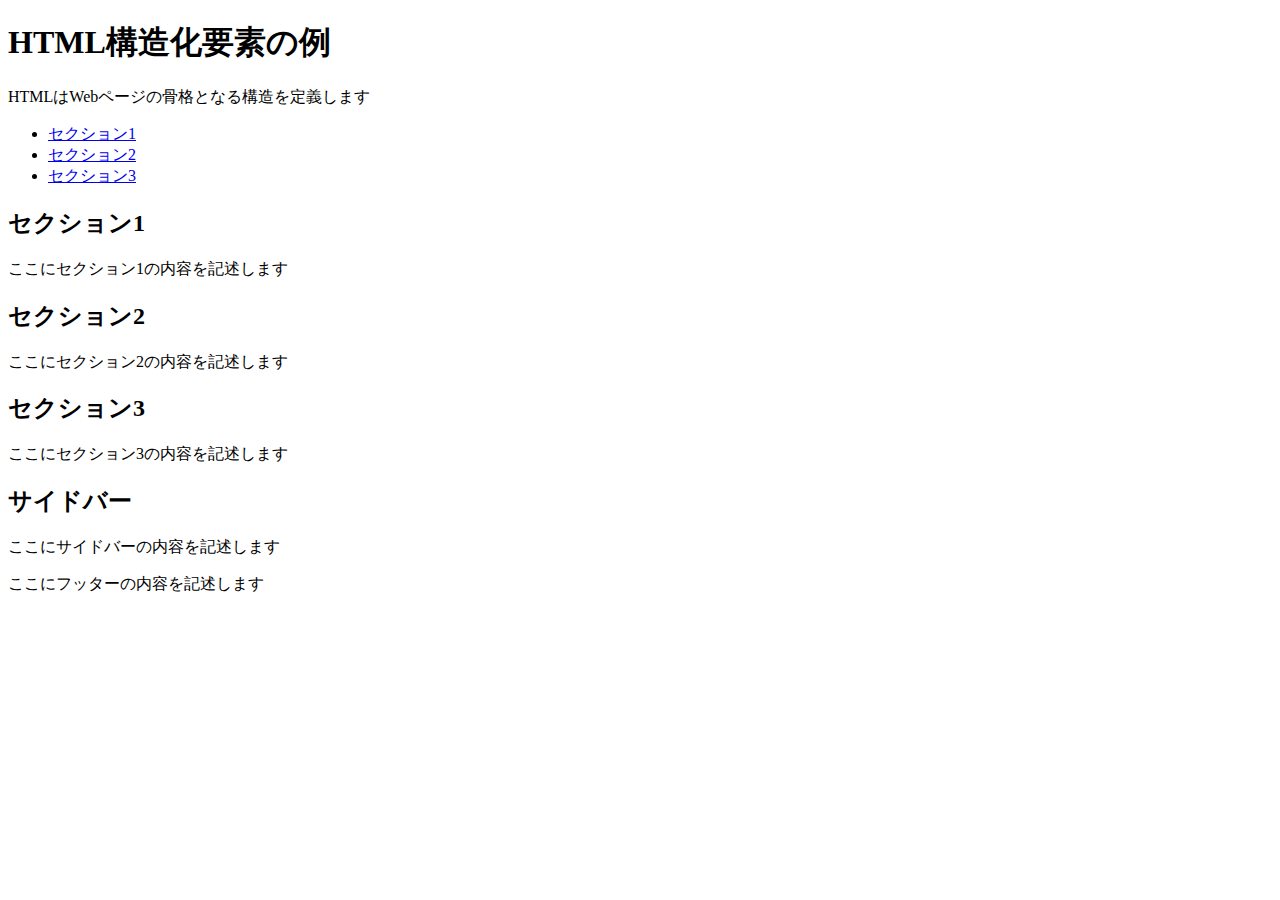
<file: part1-HTML/index.html>
<!DOCTYPE html>
<html lang="ja">
  <head>
    <meta charset="UTF-8" />
    <meta name="viewport" content="width=device-width, initial-scale=1.0" />
    <title>HTML構造化要素の学習</title>
  </head>
  <body>
    <header>
      <h1>HTML構造化要素の例</h1>
      <p>HTMLはWebページの骨格となる構造を定義します</p>
      <nav>
        <ul>
          <li><a href="#section1">セクション1</a></li>
          <li><a href="#section2">セクション2</a></li>
          <li><a href="#section3">セクション3</a></li>
        </ul>
      </nav>
    </header>
    <main>
      <section id="section1">
        <h2>セクション1</h2>
        <p>ここにセクション1の内容を記述します</p>
      </section>
      <section id="section2">
        <h2>セクション2</h2>
        <p>ここにセクション2の内容を記述します</p>
      </section>
      <section id="section3">
        <h2>セクション3</h2>
        <p>ここにセクション3の内容を記述します</p>
      </section>
    </main>

    <aside>
      <h2>サイドバー</h2>
      <p>ここにサイドバーの内容を記述します</p>
    </aside>

    <footer>
      <p>ここにフッターの内容を記述します</p>
    </footer>
  </body>
</html>
</file>
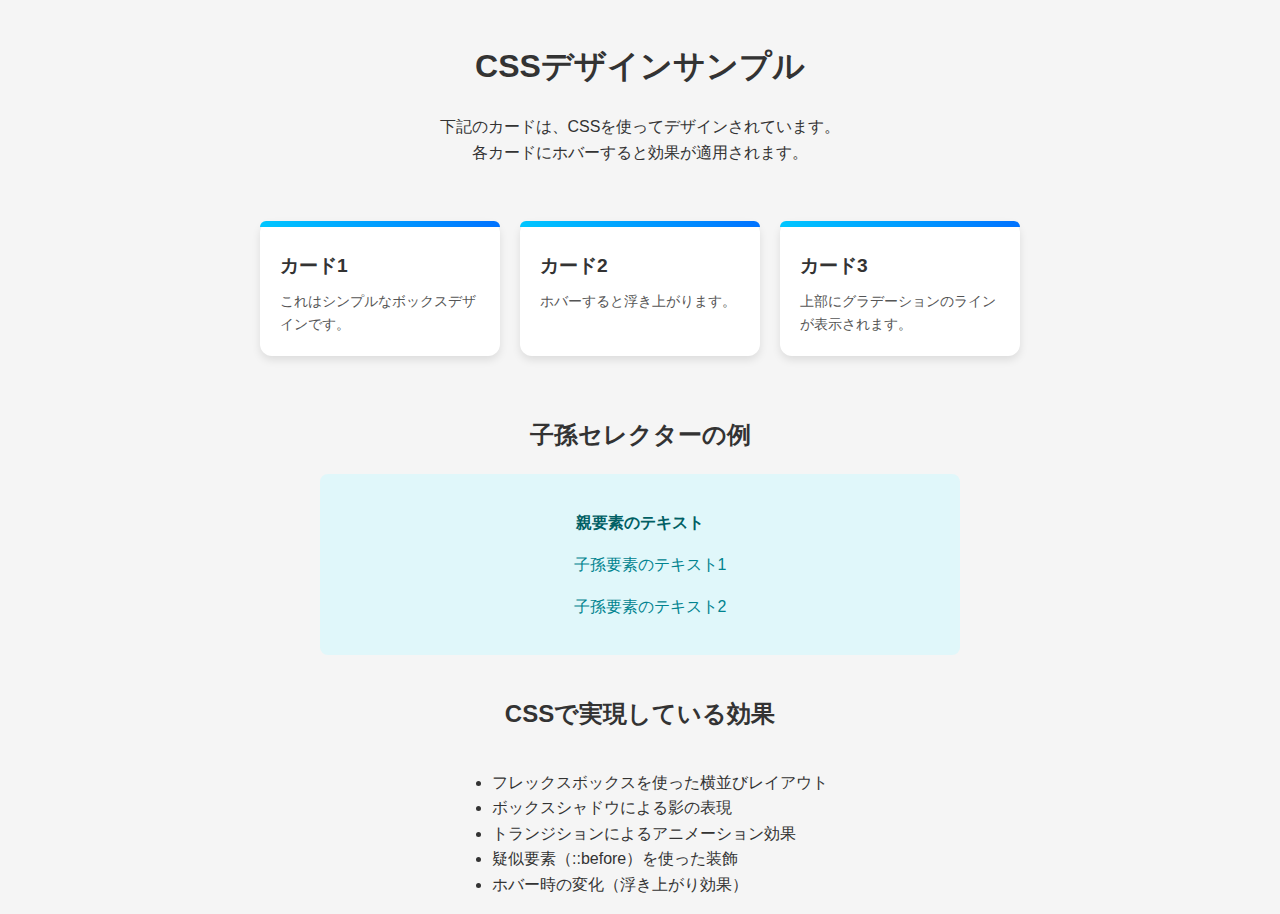
<file: part2-CSS/index.html>
<!DOCTYPE html>
<html lang="ja">
  <head>
    <meta charset="UTF-8" />
    <title>CSSデザインサンプル</title>
    <link href="./style.css" rel="stylesheet" />
  </head>
  <body>
    <div style="text-align: center; padding: 20px 0">
      <h1>CSSデザインサンプル</h1>
      <p>
        下記のカードは、CSSを使ってデザインされています。<br />各カードにホバーすると効果が適用されます。
      </p>
    </div>
    <div class="container">
      <div class="card">
        <div class="card-title">カード1</div>
        <div class="card-text">これはシンプルなボックスデザインです。</div>
      </div>

      <div class="card">
        <div class="card-title">カード2</div>
        <div class="card-text">ホバーすると浮き上がります。</div>
      </div>

      <div class="card">
        <div class="card-title">カード3</div>
        <div class="card-text">上部にグラデーションのラインが表示されます。</div>
      </div>
    </div>
    <div style="text-align: center; margin-top: 40px; padding: 0 20px">
      <h2>子孫セレクターの例</h2>
      <div class="ancestor">
        <p>親要素のテキスト</p>
        <div class="descendant">
          <p>子孫要素のテキスト1</p>
          <p>子孫要素のテキスト2</p>
        </div>
      </div>
    </div>
    <div style="text-align: center; margin-top: 40px; padding: 0 20px">
      <h2>CSSで実現している効果</h2>
      <ul style="display: inline-block; text-align: left">
        <li>フレックスボックスを使った横並びレイアウト</li>
        <li>ボックスシャドウによる影の表現</li>
        <li>トランジションによるアニメーション効果</li>
        <li>疑似要素（::before）を使った装飾</li>
        <li>ホバー時の変化（浮き上がり効果）</li>
      </ul>
    </div>
  </body>
</html>
</file>
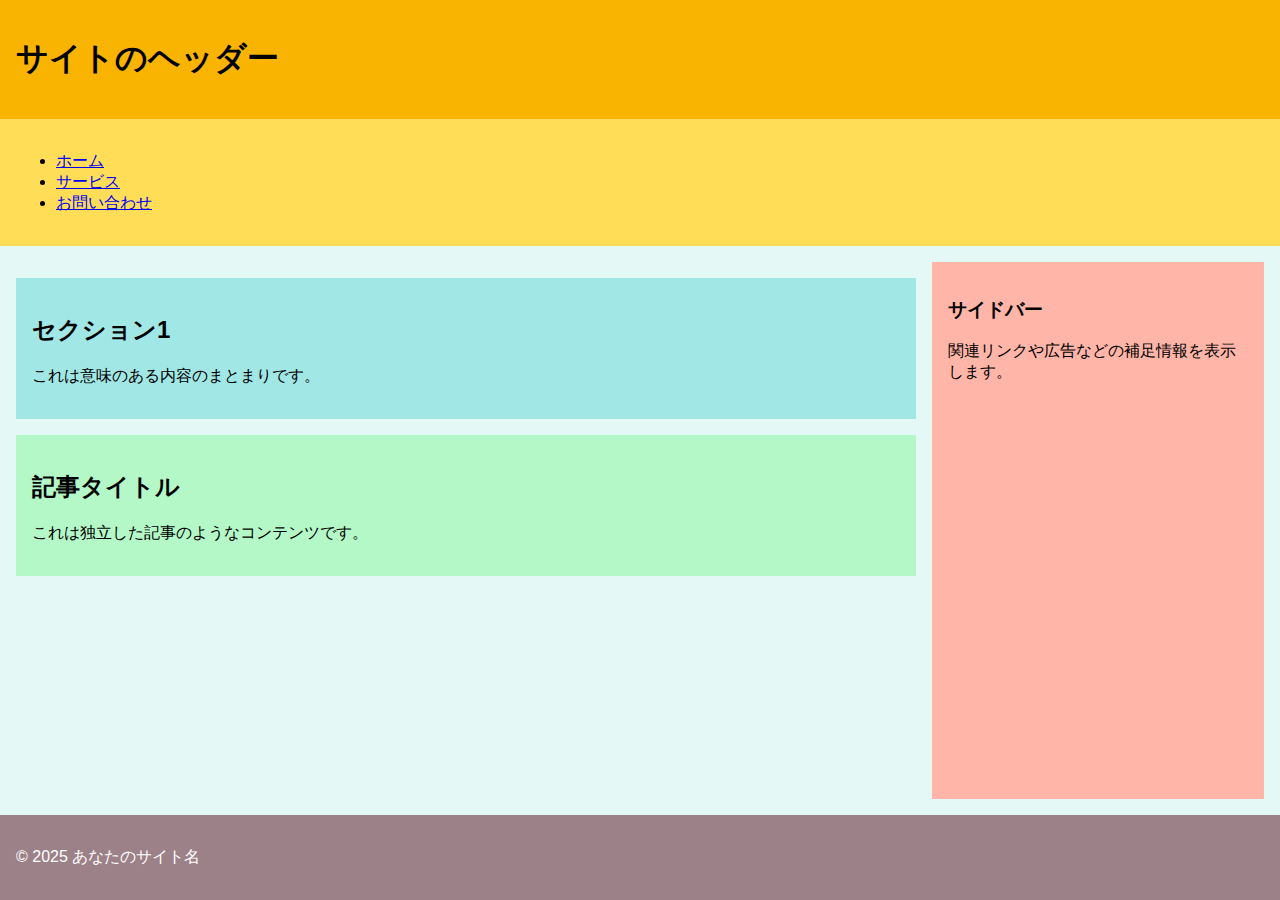
<file: part1-HTML/semantic.html>
<!DOCTYPE html>
<!-- HTML5 ドキュメントであることを宣言 -->
<html lang="ja">
  <head>
    <meta charset="UTF-8" />
    <title>HTML構造の例</title>
    <style>
      * {
        box-sizing: border-box;
        font-family: sans-serif;
      }
      html,
      body {
        margin: 0;
        padding: 0;
        height: 100%;
      }
      body {
        display: flex;
        flex-direction: column;
        min-height: 100vh;
      }
      header {
        background: #f8b400;
        padding: 1em;
      }
      nav {
        background: #ffdd57;
        padding: 1em;
      }
      main {
        background: #e4f9f5;
        padding: 1em;
        flex: 1;
        /* メインコンテンツが利用可能なスペースを埋めるように */
      }
      section {
        background: #a0e7e5;
        margin: 1em 0;
        padding: 1em;
      }
      article {
        background: #b4f8c8;
        padding: 1em;
        margin: 1em 0;
      }
      aside {
        background: #ffb5a7;
        padding: 1em;
      }
      footer {
        background: #9d8189;
        color: white;
        padding: 1em;
        /* フッターを画面下部に固定 */
        margin-top: auto;
      }
      .container {
        display: flex;
        gap: 1em;
        height: 100%;
      }
      .main-content {
        flex: 3;
      }
      .sidebar {
        flex: 1;
      }
    </style>
  </head>
  <body>
    <header>
      <h1>サイトのヘッダー</h1>
      <!-- ヘッダー：サイトのタイトルやロゴ -->
    </header>

    <nav>
      <ul>
        <li><a href="#">ホーム</a></li>
        <li><a href="#">サービス</a></li>
        <li><a href="#">お問い合わせ</a></li>
      </ul>
      <!-- ナビゲーション：リンクの集まり -->
    </nav>

    <main>
      <!-- メインコンテンツ領域 -->
      <div class="container">
        <div class="main-content">
          <section>
            <h2>セクション1</h2>
            <p>これは意味のある内容のまとまりです。</p>
          </section>

          <article>
            <h2>記事タイトル</h2>
            <p>これは独立した記事のようなコンテンツです。</p>
          </article>
        </div>

        <aside class="sidebar">
          <h3>サイドバー</h3>
          <p>関連リンクや広告などの補足情報を表示します。</p>
        </aside>
      </div>
    </main>

    <footer>
      <p>&copy; 2025 あなたのサイト名</p>
      <!-- フッター：著作権や連絡先 -->
    </footer>
  </body>
</html>
</file>
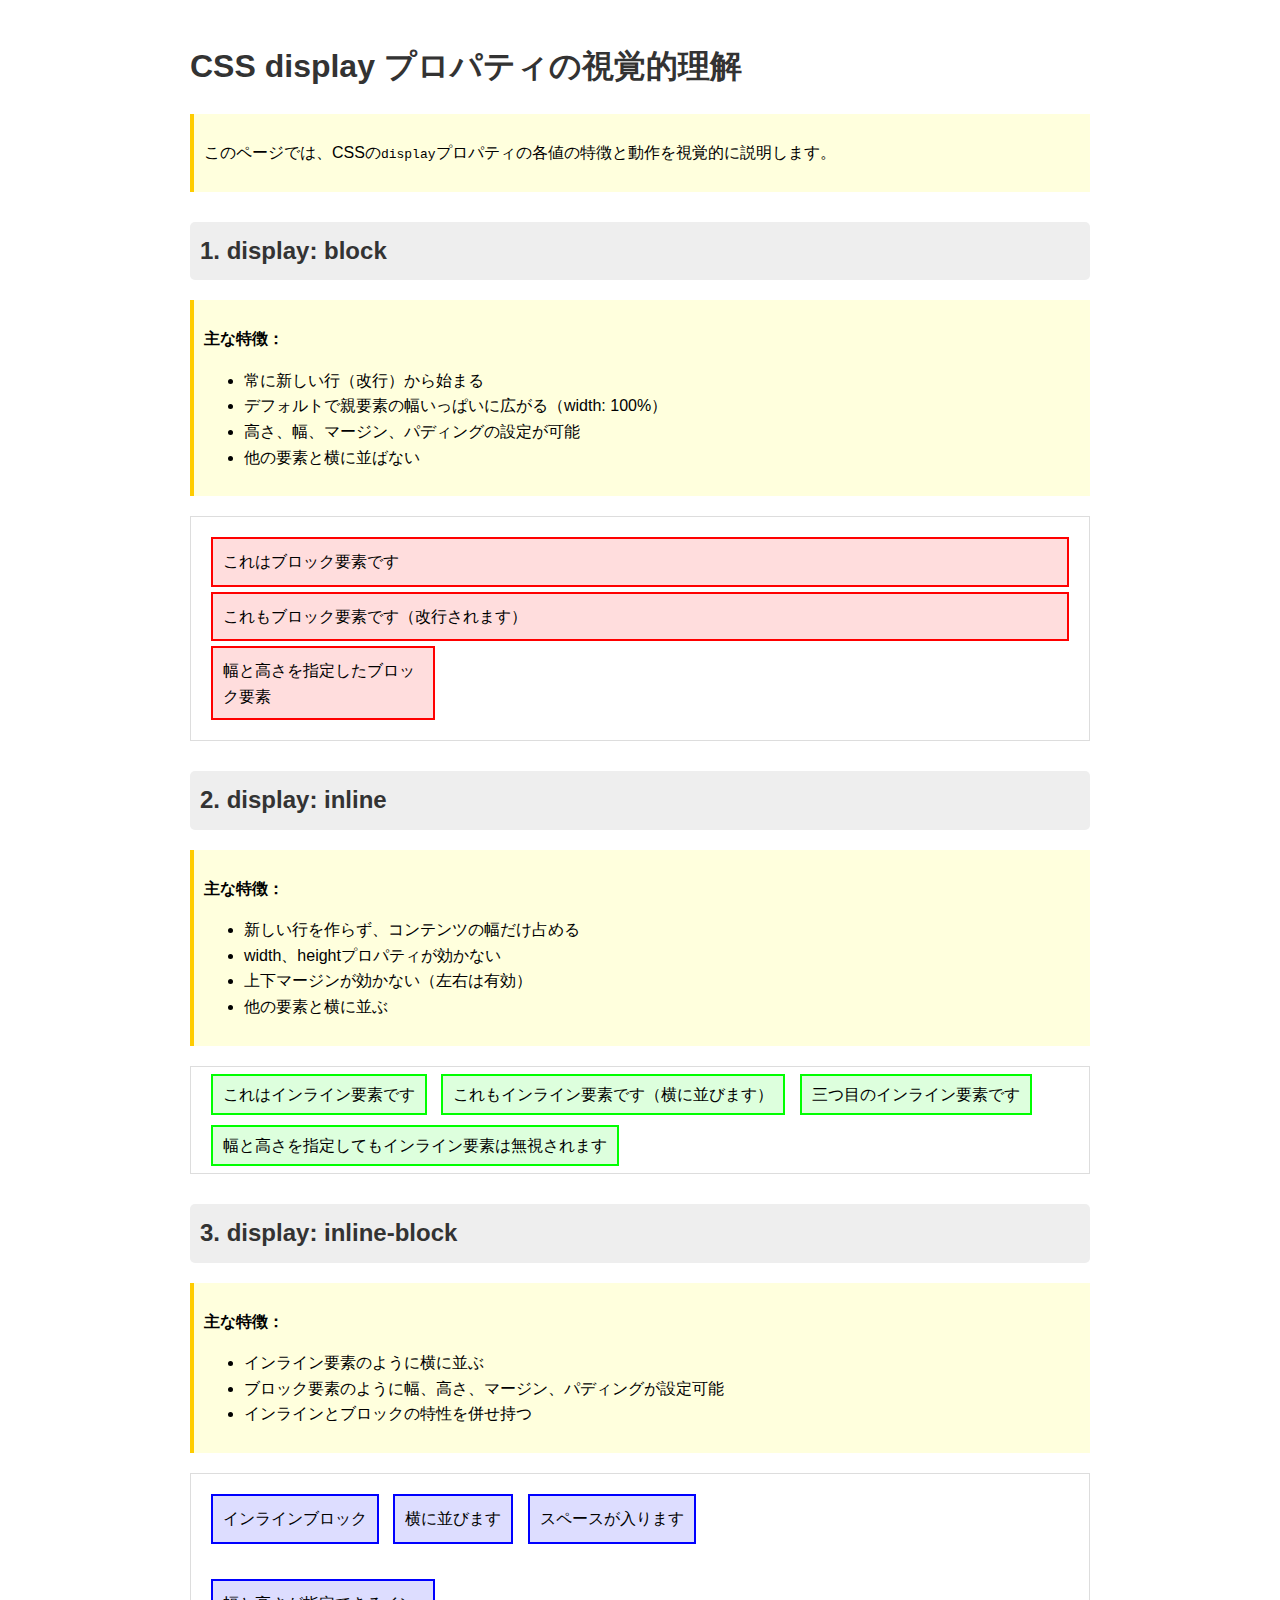
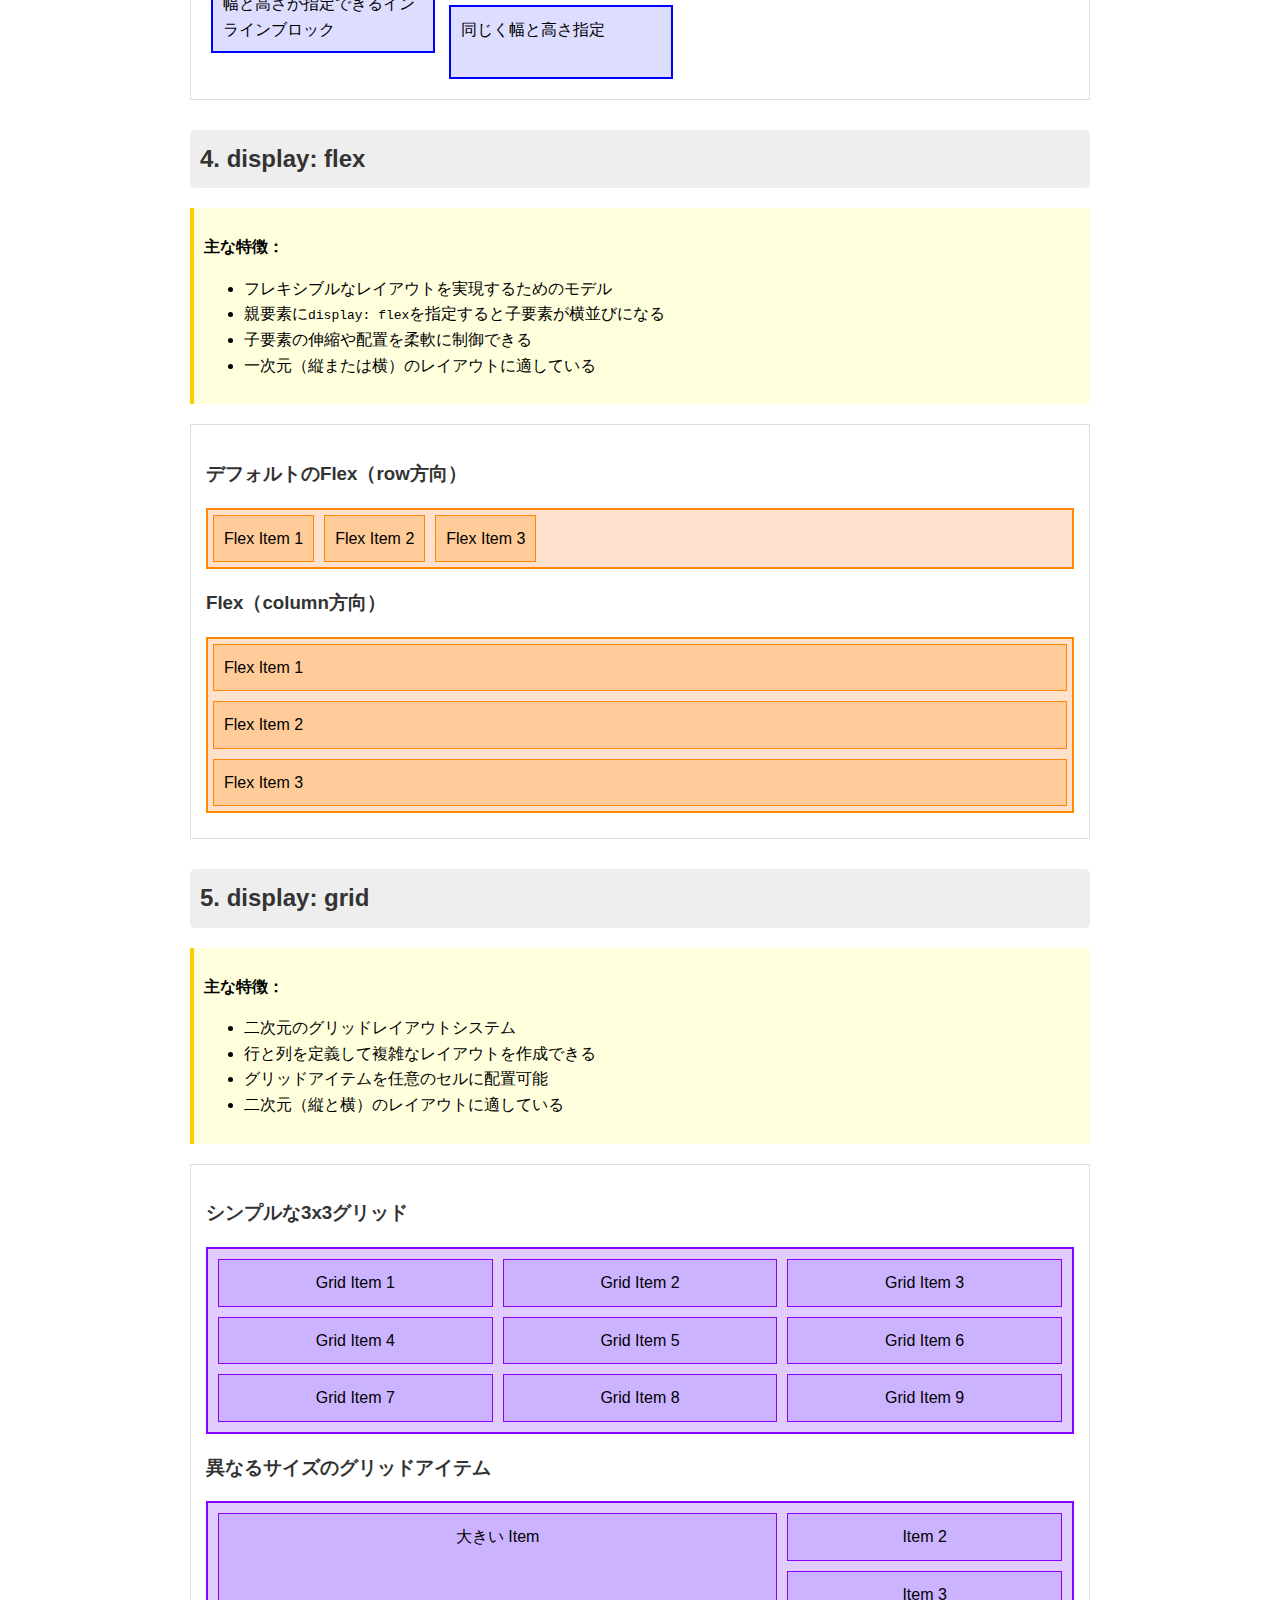
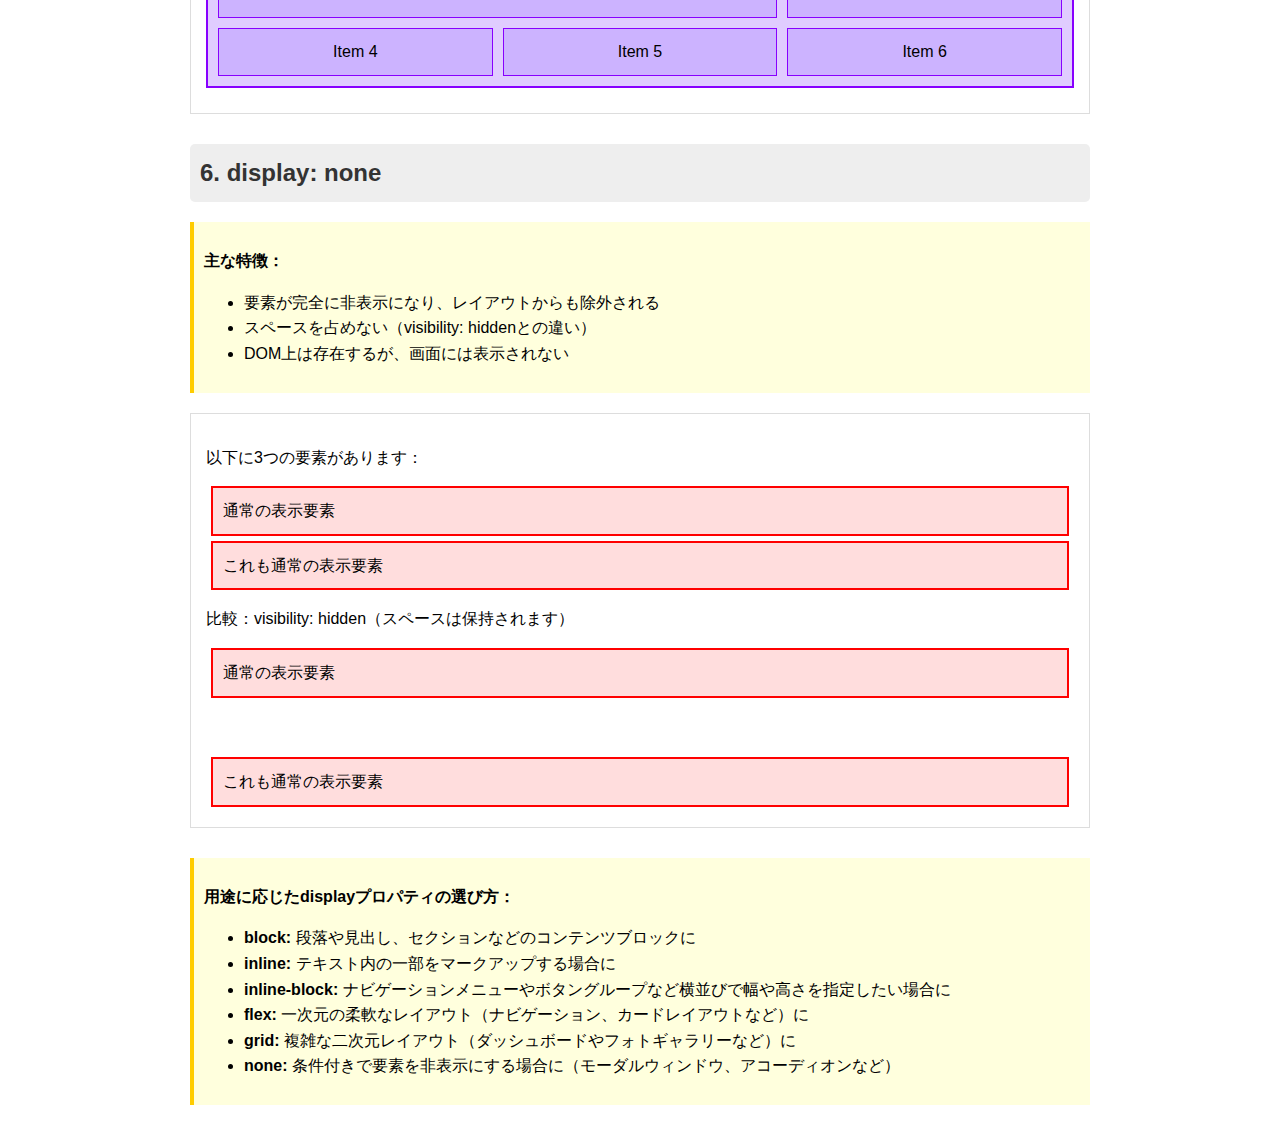
<file: part2-CSS/display.html>
<!DOCTYPE html>
<html lang="ja">
<head>
    <meta charset="UTF-8">
    <meta name="viewport" content="width=device-width, initial-scale=1.0">
    <title>CSS display プロパティの理解</title>
    <style>
        body {
            font-family: 'Helvetica Neue', Arial, sans-serif;
            line-height: 1.6;
            padding: 20px;
            max-width: 900px;
            margin: 0 auto;
        }

        h1, h2, h3 {
            color: #333;
        }

        .container {
            margin: 20px 0;
            border: 1px solid #ddd;
            padding: 15px;
        }

        .box {
            margin: 5px;
            padding: 10px;
            background-color: #f0f0f0;
            border: 1px solid #999;
        }

        /* display: block のスタイル */
        .block {
            display: block;
            background-color: #ffdddd;
            border: 2px solid #ff0000;
        }

        /* display: inline のスタイル */
        .inline {
            display: inline;
            background-color: #ddffdd;
            border: 2px solid #00ff00;
        }

        /* display: inline-block のスタイル */
        .inline-block {
            display: inline-block;
            background-color: #ddddff;
            border: 2px solid #0000ff;
        }

        /* display: flex のスタイル */
        .flex-container {
            display: flex;
            background-color: #ffe0cc;
            border: 2px solid #ff8800;
            margin-bottom: 10px;
        }

        .flex-item {
            background-color: #ffcc99;
            border: 1px solid #ff8800;
            padding: 10px;
            margin: 5px;
        }

        /* display: grid のスタイル */
        .grid-container {
            display: grid;
            grid-template-columns: repeat(3, 1fr);
            grid-gap: 10px;
            background-color: #e0ccff;
            border: 2px solid #8800ff;
            padding: 10px;
            margin-bottom: 10px;
        }

        .grid-item {
            background-color: #ccb3ff;
            border: 1px solid #8800ff;
            padding: 10px;
            text-align: center;
        }

        /* display: none のスタイル */
        .none {
            display: none;
        }

        /* 共通のスタイル */
        .size-demo {
            width: 200px;
            height: 50px;
        }

        .note {
            background-color: #ffffdd;
            padding: 10px;
            border-left: 4px solid #ffcc00;
            margin: 10px 0;
        }
        
        .property-header {
            background-color: #eee;
            padding: 10px;
            margin-top: 30px;
            border-radius: 5px;
        }
    </style>
</head>
<body>
    <h1>CSS display プロパティの視覚的理解</h1>

    <div class="note">
        <p>このページでは、CSSの<code>display</code>プロパティの各値の特徴と動作を視覚的に説明します。</p>
    </div>

    <!-- BLOCK -->
    <h2 class="property-header">1. display: block</h2>
    <div class="note">
        <p><strong>主な特徴：</strong></p>
        <ul>
            <li>常に新しい行（改行）から始まる</li>
            <li>デフォルトで親要素の幅いっぱいに広がる（width: 100%）</li>
            <li>高さ、幅、マージン、パディングの設定が可能</li>
            <li>他の要素と横に並ばない</li>
        </ul>
    </div>

    <div class="container">
        <div class="box block">これはブロック要素です</div>
        <div class="box block">これもブロック要素です（改行されます）</div>
        <div class="box block size-demo">幅と高さを指定したブロック要素</div>
    </div>

    <!-- INLINE -->
    <h2 class="property-header">2. display: inline</h2>
    <div class="note">
        <p><strong>主な特徴：</strong></p>
        <ul>
            <li>新しい行を作らず、コンテンツの幅だけ占める</li>
            <li>width、heightプロパティが効かない</li>
            <li>上下マージンが効かない（左右は有効）</li>
            <li>他の要素と横に並ぶ</li>
        </ul>
    </div>

    <div class="container">
        <span class="box inline">これはインライン要素です</span>
        <span class="box inline">これもインライン要素です（横に並びます）</span>
        <span class="box inline">三つ目のインライン要素です</span>
        <br><br>
        <span class="box inline size-demo">幅と高さを指定してもインライン要素は無視されます</span>
    </div>

    <!-- INLINE-BLOCK -->
    <h2 class="property-header">3. display: inline-block</h2>
    <div class="note">
        <p><strong>主な特徴：</strong></p>
        <ul>
            <li>インライン要素のように横に並ぶ</li>
            <li>ブロック要素のように幅、高さ、マージン、パディングが設定可能</li>
            <li>インラインとブロックの特性を併せ持つ</li>
        </ul>
    </div>

    <div class="container">
        <span class="box inline-block">インラインブロック</span>
        <span class="box inline-block">横に並びます</span>
        <span class="box inline-block">スペースが入ります</span>
        <br><br>
        <span class="box inline-block size-demo">幅と高さが指定できるインラインブロック</span>
        <span class="box inline-block size-demo">同じく幅と高さ指定</span>
    </div>

    <!-- FLEX -->
    <h2 class="property-header">4. display: flex</h2>
    <div class="note">
        <p><strong>主な特徴：</strong></p>
        <ul>
            <li>フレキシブルなレイアウトを実現するためのモデル</li>
            <li>親要素に<code>display: flex</code>を指定すると子要素が横並びになる</li>
            <li>子要素の伸縮や配置を柔軟に制御できる</li>
            <li>一次元（縦または横）のレイアウトに適している</li>
        </ul>
    </div>

    <div class="container">
        <h3>デフォルトのFlex（row方向）</h3>
        <div class="flex-container">
            <div class="flex-item">Flex Item 1</div>
            <div class="flex-item">Flex Item 2</div>
            <div class="flex-item">Flex Item 3</div>
        </div>

        <h3>Flex（column方向）</h3>
        <div class="flex-container" style="flex-direction: column;">
            <div class="flex-item">Flex Item 1</div>
            <div class="flex-item">Flex Item 2</div>
            <div class="flex-item">Flex Item 3</div>
        </div>
    </div>

    <!-- GRID -->
    <h2 class="property-header">5. display: grid</h2>
    <div class="note">
        <p><strong>主な特徴：</strong></p>
        <ul>
            <li>二次元のグリッドレイアウトシステム</li>
            <li>行と列を定義して複雑なレイアウトを作成できる</li>
            <li>グリッドアイテムを任意のセルに配置可能</li>
            <li>二次元（縦と横）のレイアウトに適している</li>
        </ul>
    </div>

    <div class="container">
        <h3>シンプルな3x3グリッド</h3>
        <div class="grid-container">
            <div class="grid-item">Grid Item 1</div>
            <div class="grid-item">Grid Item 2</div>
            <div class="grid-item">Grid Item 3</div>
            <div class="grid-item">Grid Item 4</div>
            <div class="grid-item">Grid Item 5</div>
            <div class="grid-item">Grid Item 6</div>
            <div class="grid-item">Grid Item 7</div>
            <div class="grid-item">Grid Item 8</div>
            <div class="grid-item">Grid Item 9</div>
        </div>

        <h3>異なるサイズのグリッドアイテム</h3>
        <div class="grid-container">
            <div class="grid-item" style="grid-column: span 2; grid-row: span 2;">大きい Item</div>
            <div class="grid-item">Item 2</div>
            <div class="grid-item">Item 3</div>
            <div class="grid-item">Item 4</div>
            <div class="grid-item">Item 5</div>
            <div class="grid-item">Item 6</div>
        </div>
    </div>

    <!-- NONE -->
    <h2 class="property-header">6. display: none</h2>
    <div class="note">
        <p><strong>主な特徴：</strong></p>
        <ul>
            <li>要素が完全に非表示になり、レイアウトからも除外される</li>
            <li>スペースを占めない（visibility: hiddenとの違い）</li>
            <li>DOM上は存在するが、画面には表示されない</li>
        </ul>
    </div>

    <div class="container">
        <p>以下に3つの要素があります：</p>
        <div class="box block">通常の表示要素</div>
        <div class="box block none">この要素はdisplay: noneで非表示になっています</div>
        <div class="box block">これも通常の表示要素</div>

        <p>比較：visibility: hidden（スペースは保持されます）</p>
        <div class="box block">通常の表示要素</div>
        <div class="box block" style="visibility: hidden;">この要素はvisibility: hiddenで非表示ですが、スペースは占めています</div>
        <div class="box block">これも通常の表示要素</div>
    </div>

    <div class="note" style="margin-top: 30px;">
        <p><strong>用途に応じたdisplayプロパティの選び方：</strong></p>
        <ul>
            <li><strong>block:</strong> 段落や見出し、セクションなどのコンテンツブロックに</li>
            <li><strong>inline:</strong> テキスト内の一部をマークアップする場合に</li>
            <li><strong>inline-block:</strong> ナビゲーションメニューやボタングループなど横並びで幅や高さを指定したい場合に</li>
            <li><strong>flex:</strong> 一次元の柔軟なレイアウト（ナビゲーション、カードレイアウトなど）に</li>
            <li><strong>grid:</strong> 複雑な二次元レイアウト（ダッシュボードやフォトギャラリーなど）に</li>
            <li><strong>none:</strong> 条件付きで要素を非表示にする場合に（モーダルウィンドウ、アコーディオンなど）</li>
        </ul>
    </div>
</body>
</html>
</file>
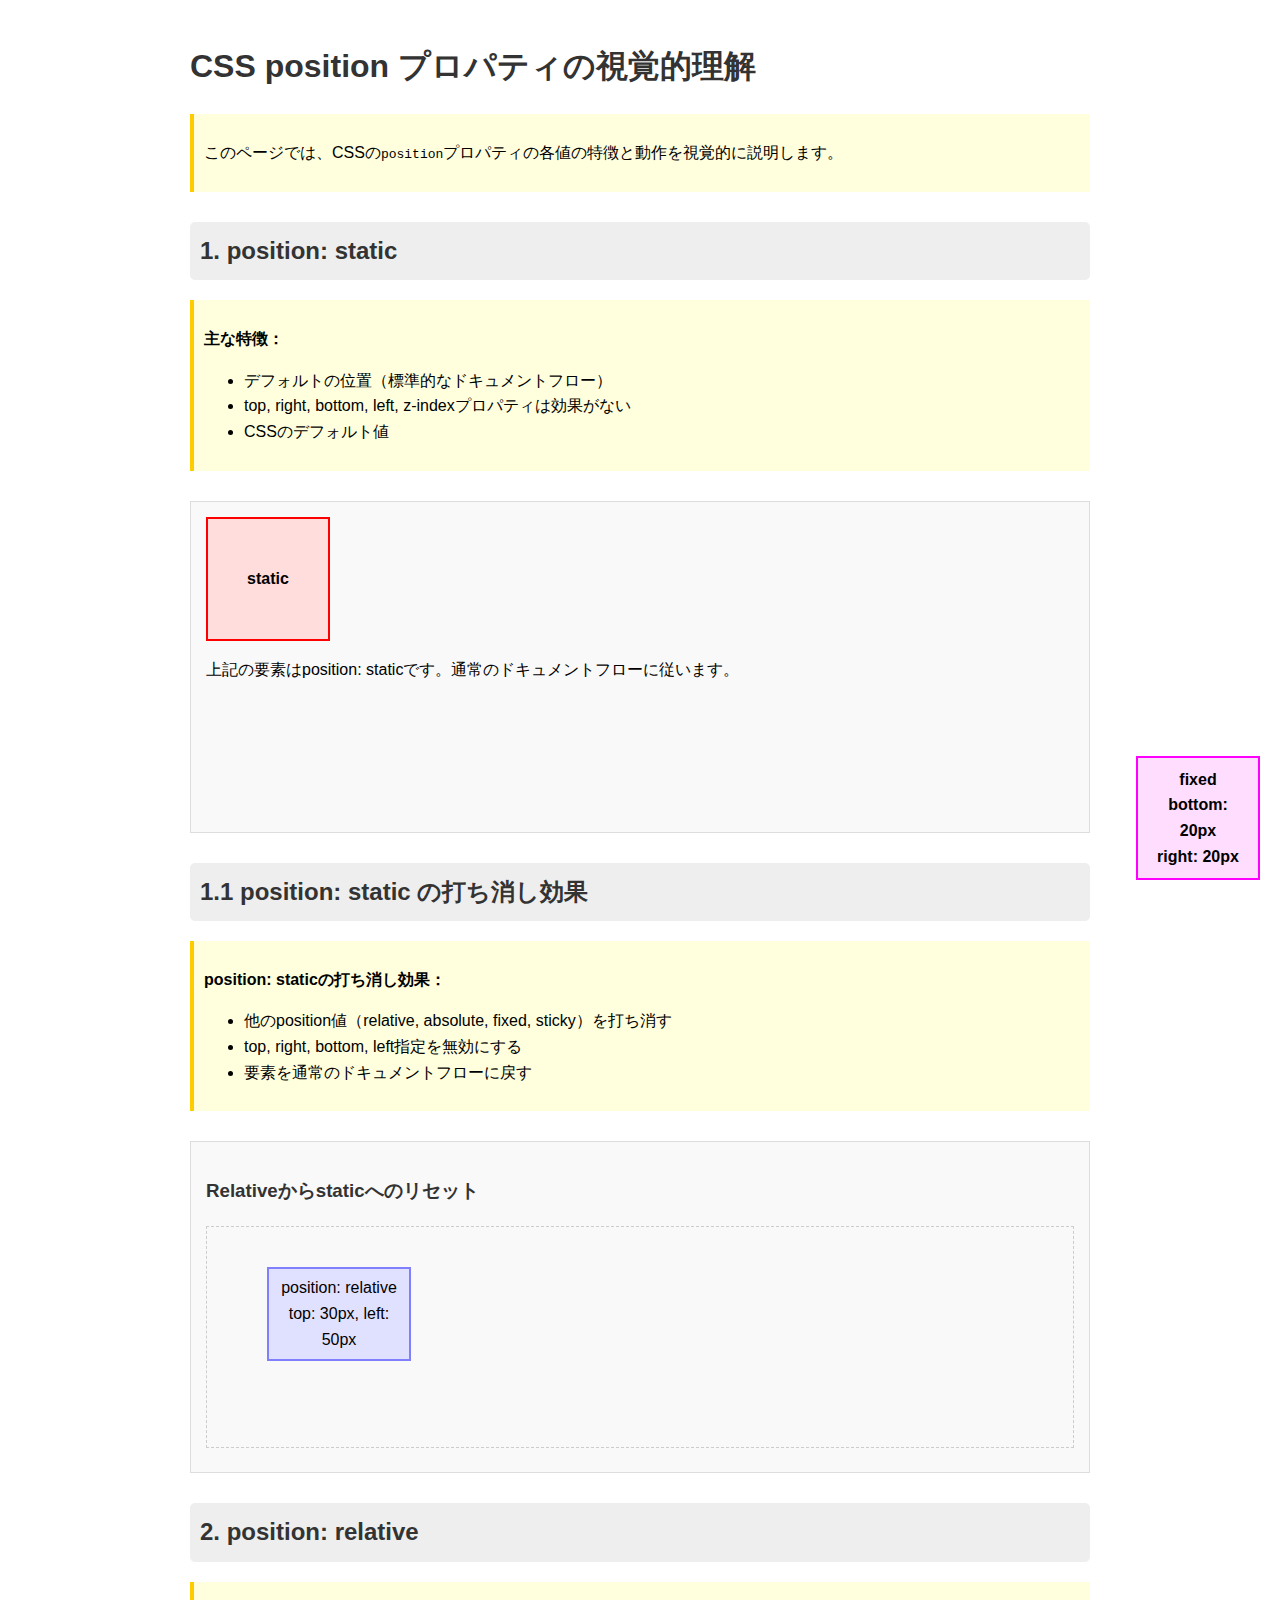
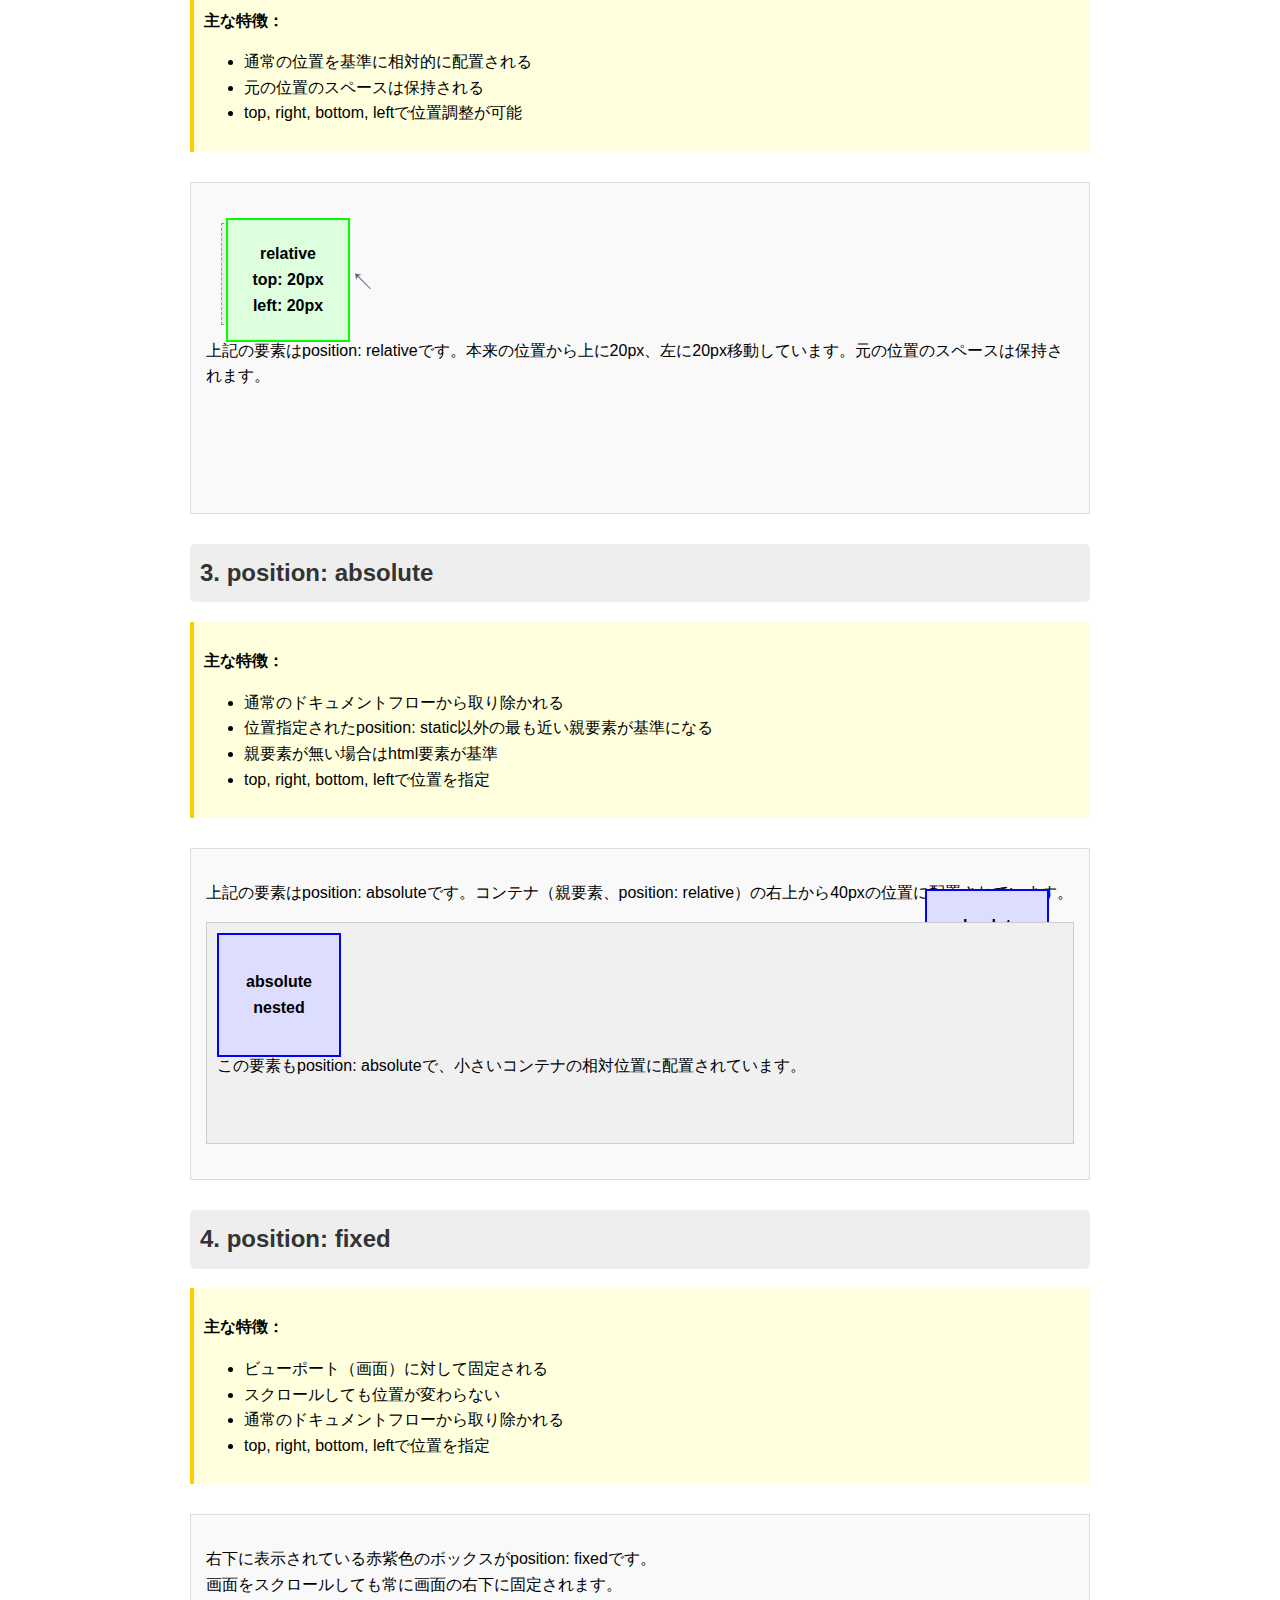
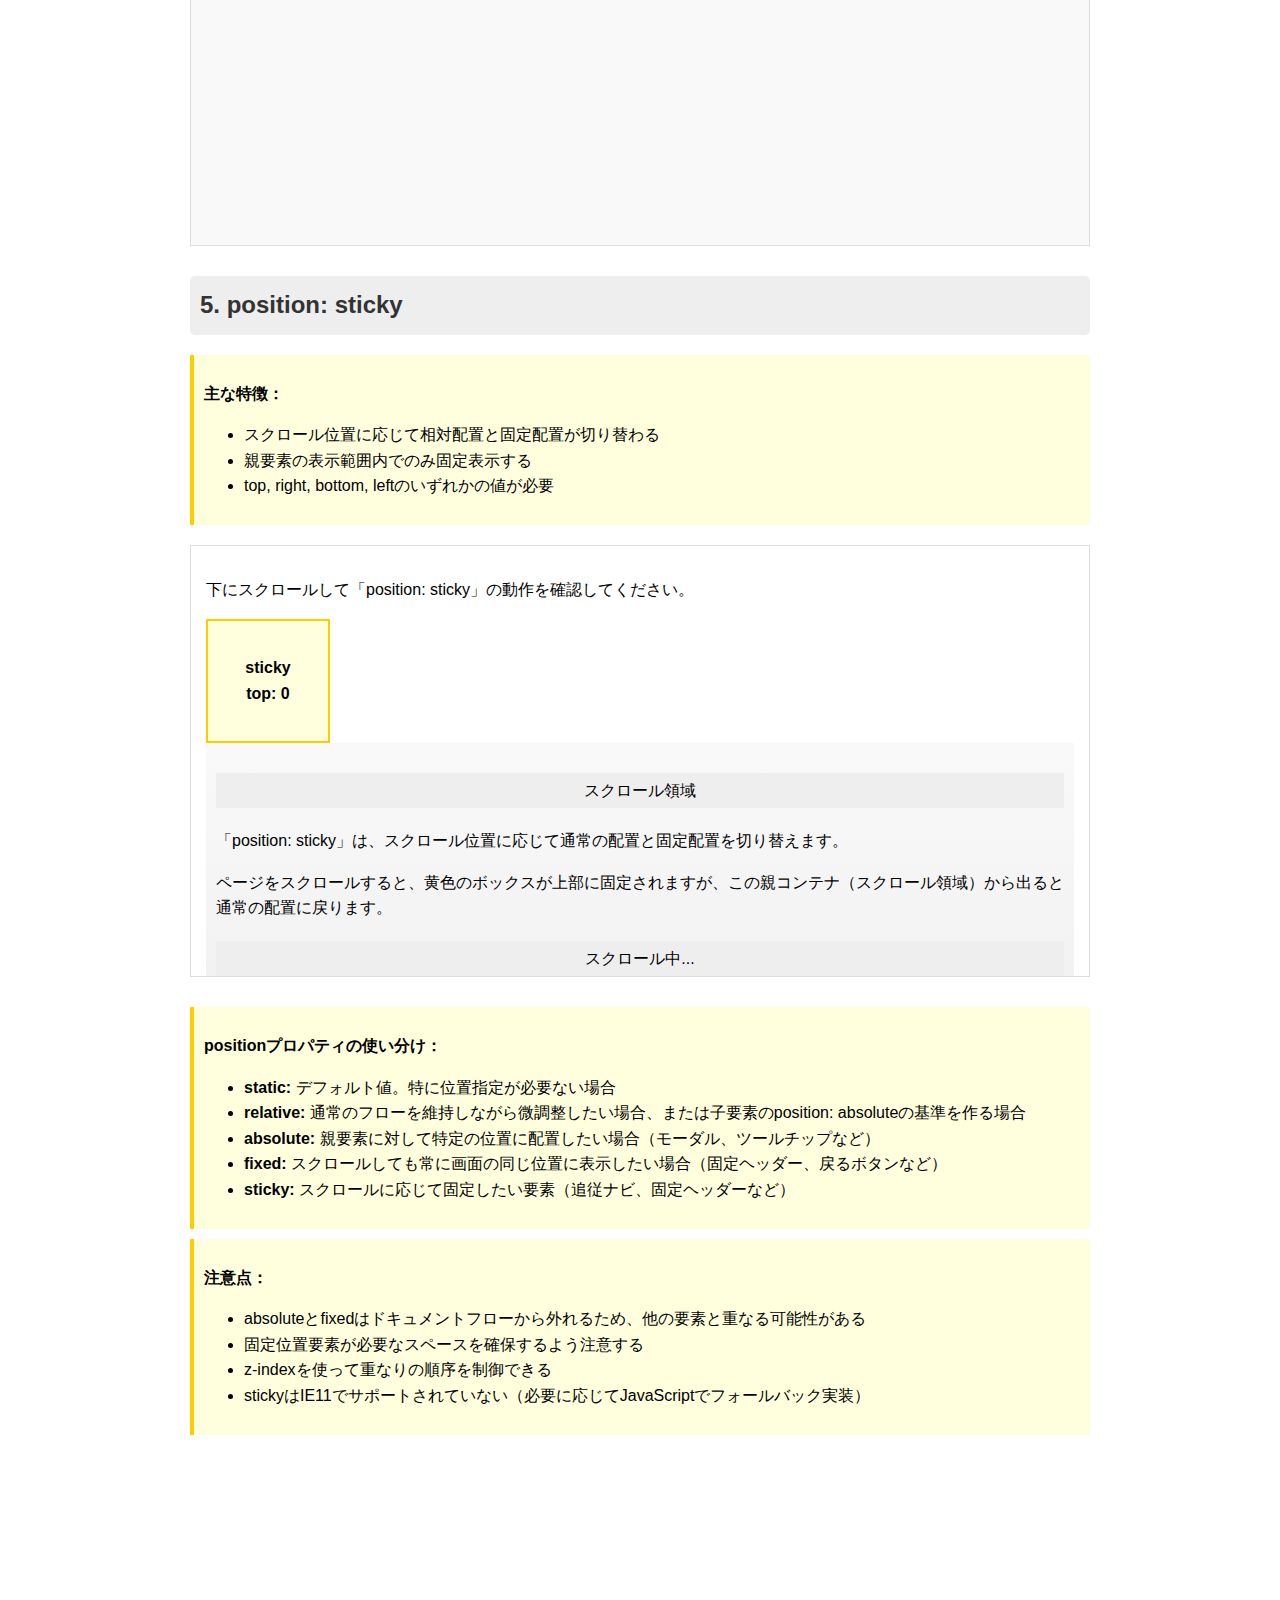
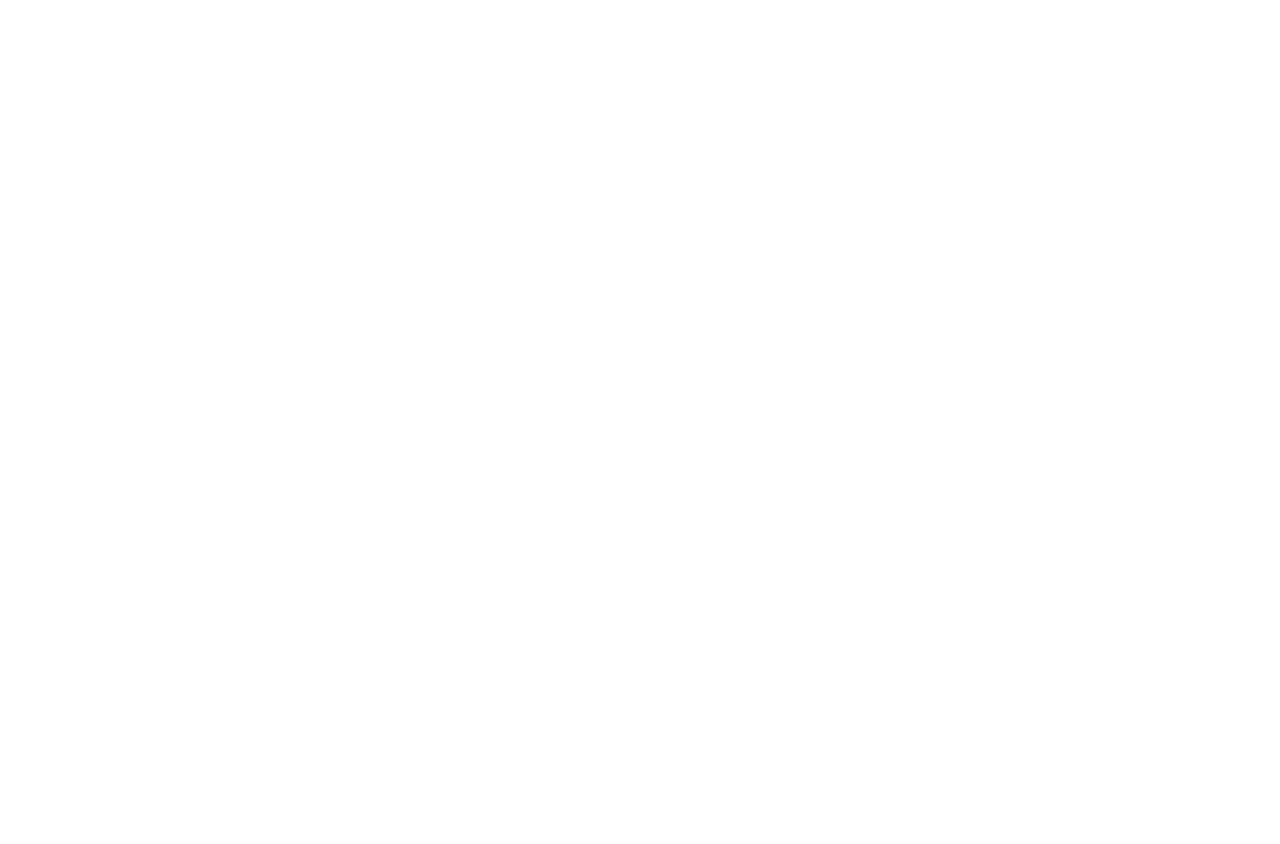
<file: part2-CSS/position.html>
<!DOCTYPE html>
<html lang="ja">
<head>
    <meta charset="UTF-8">
    <meta name="viewport" content="width=device-width, initial-scale=1.0">
    <title>CSS position プロパティの理解</title>
    <style>
        body {
            font-family: 'Helvetica Neue', Arial, sans-serif;
            line-height: 1.6;
            padding: 20px;
            max-width: 900px;
            margin: 0 auto;
            padding-bottom: 1000px; /* scrollの動作を見るための余白 */
        }

        h1, h2, h3 {
            color: #333;
        }

        .container {
            margin: 30px 0;
            padding: 15px;
            border: 1px solid #ddd;
            background-color: #f9f9f9;
            position: relative; /* 親要素にrelativeを設定 */
            height: 300px;
            overflow: auto;
        }

        .small-container {
            margin: 10px 0;
            border: 1px solid #ccc;
            background-color: #f0f0f0;
            padding: 10px;
            height: 200px;
            position: relative;
        }

        .box {
            width: 100px;
            height: 100px;
            background-color: #eee;
            border: 1px solid #999;
            padding: 10px;
            text-align: center;
            display: flex;
            align-items: center;
            justify-content: center;
            font-weight: bold;
        }

        /* position: static のスタイル */
        .static {
            position: static;
            background-color: #ffdddd;
            border: 2px solid #ff0000;
        }

        /* position: relative のスタイル */
        .relative {
            position: relative;
            top: 20px;
            left: 20px;
            background-color: #ddffdd;
            border: 2px solid #00ff00;
        }

        /* position: absolute のスタイル */
        .absolute {
            position: absolute;
            top: 40px;
            right: 40px;
            background-color: #ddddff;
            border: 2px solid #0000ff;
        }

        /* position: fixed のスタイル */
        .fixed {
            position: fixed;
            bottom: 20px;
            right: 20px;
            background-color: #ffddff;
            border: 2px solid #ff00ff;
            z-index: 100;
        }

        /* position: sticky のスタイル */
        .sticky {
            position: sticky;
            top: 0;
            background-color: #ffffdd;
            border: 2px solid #ffcc00;
        }

        .note {
            background-color: #ffffdd;
            padding: 10px;
            border-left: 4px solid #ffcc00;
            margin: 10px 0;
        }
        
        .property-header {
            background-color: #eee;
            padding: 10px;
            margin-top: 30px;
            border-radius: 5px;
        }

        .arrow {
            position: absolute;
            font-size: 24px;
            color: #666;
        }

        .arrow-relative {
            top: 80px;
            left: 160px;
        }

        .reference-box {
            width: 100px;
            height: 100px;
            border: 1px dashed #999;
            background-color: rgba(200, 200, 200, 0.3);
            position: absolute;
            top: 40px;
            left: 30px;
            display: flex;
            align-items: center;
            justify-content: center;
            color: #999;
        }

        /* スクロール領域を可視化 */
        .scroll-area {
            height: 400px;
            overflow-y: auto;
            border: 1px solid #ddd;
            padding: 15px;
            margin-top: 20px;
            position: relative;
        }

        .scroll-content {
            height: 800px;
            background: linear-gradient(to bottom, #f9f9f9, #e0e0e0);
            padding: 10px;
        }

        .scroll-marker {
            padding: 5px;
            background-color: #eee;
            margin: 20px 0;
            text-align: center;
        }

        /* 打ち消し効果の説明用スタイル */
        .reset-demo {
            margin: 15px 0;
            padding: 15px;
            border: 1px solid #ddd;
            background-color: #f5f5f5;
        }

        .reset-box {
            width: 120px;
            height: 60px;
            margin: 10px;
            padding: 10px;
            text-align: center;
            font-size: 14px;
            display: flex;
            flex-direction: column;
            align-items: center;
            justify-content: center;
        }

        .btn-reset {
            margin: 10px 0;
            padding: 5px 10px;
            background-color: #f0f0f0;
            border: 1px solid #ccc;
            border-radius: 4px;
            cursor: pointer;
            font-size: 14px;
        }

        .demo-container {
            position: relative;
            height: 200px;
            border: 1px dashed #ccc;
            margin: 20px 0;
            padding: 10px;
            overflow: hidden;
        }

        .demo-box {
            width: 120px;
            height: 70px;
            background-color: #e0e0ff;
            border: 2px solid #8080ff;
            padding: 10px;
            text-align: center;
            display: flex;
            align-items: center;
            justify-content: center;
            transition: all 0.3s ease;
        }
    </style>
</head>
<body>
    <h1>CSS position プロパティの視覚的理解</h1>

    <div class="note">
        <p>このページでは、CSSの<code>position</code>プロパティの各値の特徴と動作を視覚的に説明します。</p>
    </div>

    <!-- STATIC -->
    <h2 class="property-header">1. position: static</h2>
    <div class="note">
        <p><strong>主な特徴：</strong></p>
        <ul>
            <li>デフォルトの位置（標準的なドキュメントフロー）</li>
            <li>top, right, bottom, left, z-indexプロパティは効果がない</li>
            <li>CSSのデフォルト値</li>
        </ul>
    </div>

    <div class="container">
        <div class="box static">static</div>
        <p>上記の要素はposition: staticです。通常のドキュメントフローに従います。</p>
    </div>

    <!-- STATIC の打ち消し効果 -->
    <h2 class="property-header">1.1 position: static の打ち消し効果</h2>
    <div class="note">
        <p><strong>position: staticの打ち消し効果：</strong></p>
        <ul>
            <li>他のposition値（relative, absolute, fixed, sticky）を打ち消す</li>
            <li>top, right, bottom, left指定を無効にする</li>
            <li>要素を通常のドキュメントフローに戻す</li>
        </ul>
    </div>

    <div class="container">
        <h3>Relativeからstaticへのリセット</h3>
        <div class="demo-container">
            <div id="demo-relative" class="demo-box" style="position: relative; top: 30px; left: 50px;">
                position: relative<br>
                top: 30px, left: 50px
            </div>
        </div>
        <button id="btn-reset-relative" class="btn-reset" onclick="togglePositionRelative()">staticに切り替え/戻す</button>
        <p>上のボタンをクリックすると、position: relativeからposition: staticに切り替わり、top/left指定が無効になります。</p>

        <h3>Absoluteからstaticへのリセット</h3>
        <div class="demo-container">
            <div id="demo-absolute" class="demo-box" style="position: absolute; top: 20px; right: 20px;">
                position: absolute<br>
                top: 20px, right: 20px
            </div>
        </div>
        <button id="btn-reset-absolute" class="btn-reset" onclick="togglePositionAbsolute()">staticに切り替え/戻す</button>
        <p>上のボタンをクリックすると、position: absoluteからposition: staticに切り替わり、ドキュメントフローに戻ります。</p>

        <h3>Stickyからstaticへのリセット</h3>
        <div class="demo-container" style="overflow-y: auto; height: 150px;">
            <div style="height: 250px; padding-top: 20px;">
                <div id="demo-sticky" class="demo-box" style="position: sticky; top: 0; background-color: #ffffcc; border-color: #ddcc00;">
                    position: sticky<br>
                    top: 0
                </div>
                <div style="height: 100px;"></div>
                <p>↑ 上にスクロールしてstickyの効果を確認 ↑</p>
            </div>
        </div>
        <button id="btn-reset-sticky" class="btn-reset" onclick="togglePositionSticky()">staticに切り替え/戻す</button>
        <p>上のボタンをクリックすると、position: stickyからposition: staticに切り替わり、固定効果がなくなります。</p>
    </div>

    <!-- RELATIVE -->
    <h2 class="property-header">2. position: relative</h2>
    <div class="note">
        <p><strong>主な特徴：</strong></p>
        <ul>
            <li>通常の位置を基準に相対的に配置される</li>
            <li>元の位置のスペースは保持される</li>
            <li>top, right, bottom, leftで位置調整が可能</li>
        </ul>
    </div>

    <div class="container">
        <div class="reference-box">元の位置</div>
        <div class="box relative">relative<br>top: 20px<br>left: 20px</div>
        <div class="arrow arrow-relative">↖</div>
        <p>上記の要素はposition: relativeです。本来の位置から上に20px、左に20px移動しています。元の位置のスペースは保持されます。</p>
    </div>

    <!-- ABSOLUTE -->
    <h2 class="property-header">3. position: absolute</h2>
    <div class="note">
        <p><strong>主な特徴：</strong></p>
        <ul>
            <li>通常のドキュメントフローから取り除かれる</li>
            <li>位置指定されたposition: static以外の最も近い親要素が基準になる</li>
            <li>親要素が無い場合はhtml要素が基準</li>
            <li>top, right, bottom, leftで位置を指定</li>
        </ul>
    </div>

    <div class="container">
        <div class="box absolute">absolute<br>top: 40px<br>right: 40px</div>
        <p>上記の要素はposition: absoluteです。コンテナ（親要素、position: relative）の右上から40pxの位置に配置されています。</p>
        
        <div class="small-container">
            <div class="box absolute" style="top: 10px; left: 10px;">absolute<br>nested</div>
            <p style="margin-top: 120px;">この要素もposition: absoluteで、小さいコンテナの相対位置に配置されています。</p>
        </div>
    </div>

    <!-- FIXED -->
    <h2 class="property-header">4. position: fixed</h2>
    <div class="note">
        <p><strong>主な特徴：</strong></p>
        <ul>
            <li>ビューポート（画面）に対して固定される</li>
            <li>スクロールしても位置が変わらない</li>
            <li>通常のドキュメントフローから取り除かれる</li>
            <li>top, right, bottom, leftで位置を指定</li>
        </ul>
    </div>

    <div class="container">
        <p>右下に表示されている赤紫色のボックスがposition: fixedです。<br>画面をスクロールしても常に画面の右下に固定されます。</p>
    </div>

    <!-- 固定位置のボックスを表示 -->
    <div class="box fixed">fixed<br>bottom: 20px<br>right: 20px</div>

    <!-- STICKY -->
    <h2 class="property-header">5. position: sticky</h2>
    <div class="note">
        <p><strong>主な特徴：</strong></p>
        <ul>
            <li>スクロール位置に応じて相対配置と固定配置が切り替わる</li>
            <li>親要素の表示範囲内でのみ固定表示する</li>
            <li>top, right, bottom, leftのいずれかの値が必要</li>
        </ul>
    </div>

    <div class="scroll-area">
        <p>下にスクロールして「position: sticky」の動作を確認してください。</p>
        
        <!-- sticky要素 -->
        <div class="box sticky">sticky<br>top: 0</div>

        <div class="scroll-content">
            <div class="scroll-marker">スクロール領域</div>
            <p>「position: sticky」は、スクロール位置に応じて通常の配置と固定配置を切り替えます。</p>
            <p>ページをスクロールすると、黄色のボックスが上部に固定されますが、この親コンテナ（スクロール領域）から出ると通常の配置に戻ります。</p>
            
            <div class="scroll-marker">スクロール中...</div>
            
            <p>position: stickyの主な用途：</p>
            <ul>
                <li>スクロール中も見えるヘッダー</li>
                <li>セクションタイトルの固定表示</li>
                <li>目次やナビゲーションの固定</li>
            </ul>
            
            <div class="scroll-marker">さらにスクロール...</div>
            
            <p>このボックスのスクロール位置もチェックしてみてください。</p>
            <p>スティッキー要素は、親要素の範囲内でのみ「貼り付く」動作をします。親要素がビューから外れると、スティッキー要素も一緒に消えます。</p>
            
            <div class="scroll-marker">スクロール終了</div>
        </div>
    </div>

    <div class="note" style="margin-top: 30px;">
        <p><strong>positionプロパティの使い分け：</strong></p>
        <ul>
            <li><strong>static:</strong> デフォルト値。特に位置指定が必要ない場合</li>
            <li><strong>relative:</strong> 通常のフローを維持しながら微調整したい場合、または子要素のposition: absoluteの基準を作る場合</li>
            <li><strong>absolute:</strong> 親要素に対して特定の位置に配置したい場合（モーダル、ツールチップなど）</li>
            <li><strong>fixed:</strong> スクロールしても常に画面の同じ位置に表示したい場合（固定ヘッダー、戻るボタンなど）</li>
            <li><strong>sticky:</strong> スクロールに応じて固定したい要素（追従ナビ、固定ヘッダーなど）</li>
        </ul>
    </div>

    <div class="note">
        <p><strong>注意点：</strong></p>
        <ul>
            <li>absoluteとfixedはドキュメントフローから外れるため、他の要素と重なる可能性がある</li>
            <li>固定位置要素が必要なスペースを確保するよう注意する</li>
            <li>z-indexを使って重なりの順序を制御できる</li>
            <li>stickyはIE11でサポートされていない（必要に応じてJavaScriptでフォールバック実装）</li>
        </ul>
    </div>

    <script>
        // position: relativeとstaticの切り替え
        function togglePositionRelative() {
            const element = document.getElementById('demo-relative');
            if (element.style.position === 'relative') {
                element.style.position = 'static';
                element.innerHTML = 'position: static<br>（top/leftは無効）';
            } else {
                element.style.position = 'relative';
                element.style.top = '30px';
                element.style.left = '50px';
                element.innerHTML = 'position: relative<br>top: 30px, left: 50px';
            }
        }

        // position: absoluteとstaticの切り替え
        function togglePositionAbsolute() {
            const element = document.getElementById('demo-absolute');
            if (element.style.position === 'absolute') {
                element.style.position = 'static';
                element.innerHTML = 'position: static<br>（ドキュメントフローに戻る）';
            } else {
                element.style.position = 'absolute';
                element.style.top = '20px';
                element.style.right = '20px';
                element.innerHTML = 'position: absolute<br>top: 20px, right: 20px';
            }
        }

        // position: stickyとstaticの切り替え
        function togglePositionSticky() {
            const element = document.getElementById('demo-sticky');
            if (element.style.position === 'sticky') {
                element.style.position = 'static';
                element.innerHTML = 'position: static<br>（固定されなくなる）';
            } else {
                element.style.position = 'sticky';
                element.style.top = '0';
                element.innerHTML = 'position: sticky<br>top: 0';
            }
        }
    </script>
</body>
</html>
</file>
<file: part2-CSS/style.css>
/* ページ全体の基本スタイル */
body {
  font-family: sans-serif; /* 基本フォント */
  background-color: #f5f5f5; /* 薄いグレーの背景色 */
  color: #333; /* 暗めの文字色 */
  line-height: 1.6; /* 行間 */
  margin: 0;
  padding: 0;
}

/* コンテナのスタイル - フレックスボックスレイアウトを使用 */
.container {
  display: flex; /* 子要素を横並びにする */
  gap: 20px; /* 子要素間の間隔を設定 */
  justify-content: center; /* 子要素を中央に配置 */
  padding: 20px; /* コンテナ内の余白 */
}

/* カードのスタイル - 基本的な箱のデザイン */
.card {
  position: relative; /* 疑似要素の位置決めの基準点とするため */
  background-color: white;
  width: 200px;
  padding: 20px;
  border-radius: 12px; /* 角を丸くする */
  box-shadow: 0 4px 8px rgba(0, 0, 0, 0.1); /* 影をつける */
  transition: transform 0.3s, box-shadow 0.3s; /* アニメーション効果の設定 */
}

/* ホバー時のカードスタイル - マウスを乗せたときの効果 */
.card:hover {
  transform: translateY(-5px); /* 上に5px移動 */
  box-shadow: 0 8px 16px rgba(0, 0, 0, 0.2); /* 影を濃くする */
}

/* 疑似要素を使った装飾 - カード上部のグラデーションライン */
.card::before {
  content: ''; /* 疑似要素には必ずcontentプロパティが必要 */
  position: absolute; /* カードに対して絶対位置で配置 */
  top: 0;
  left: 0;
  height: 6px;
  width: 100%;
  background: linear-gradient(to right, #00c6ff, #0072ff); /* 左から右へのグラデーション */
  border-top-left-radius: 12px; /* 左上の角を丸くする */
  border-top-right-radius: 12px; /* 右上の角を丸くする */
}

/* カードタイトルのスタイル */
.card-title {
  font-size: 1.2em; /* 文字サイズを大きくする */
  font-weight: bold; /* 太字にする */
  margin-top: 10px;
}

/* カードテキストのスタイル */
.card-text {
  font-size: 0.9em; /* 文字サイズを小さくする */
  color: #555; /* グレーの文字色 */
  margin-top: 8px;
}

/* 子孫セレクターの例のスタイル */
.ancestor {
  background-color: #e0f7fa;
  padding: 20px;
  border-radius: 8px;
  margin: 20px auto;
  max-width: 600px;
}

.ancestor p {
  color: #006064;
  font-weight: bold;
}

.ancestor .descendant p {
  color: #00838f;
  margin-left: 20px;
  font-weight: normal;
}
</file>
